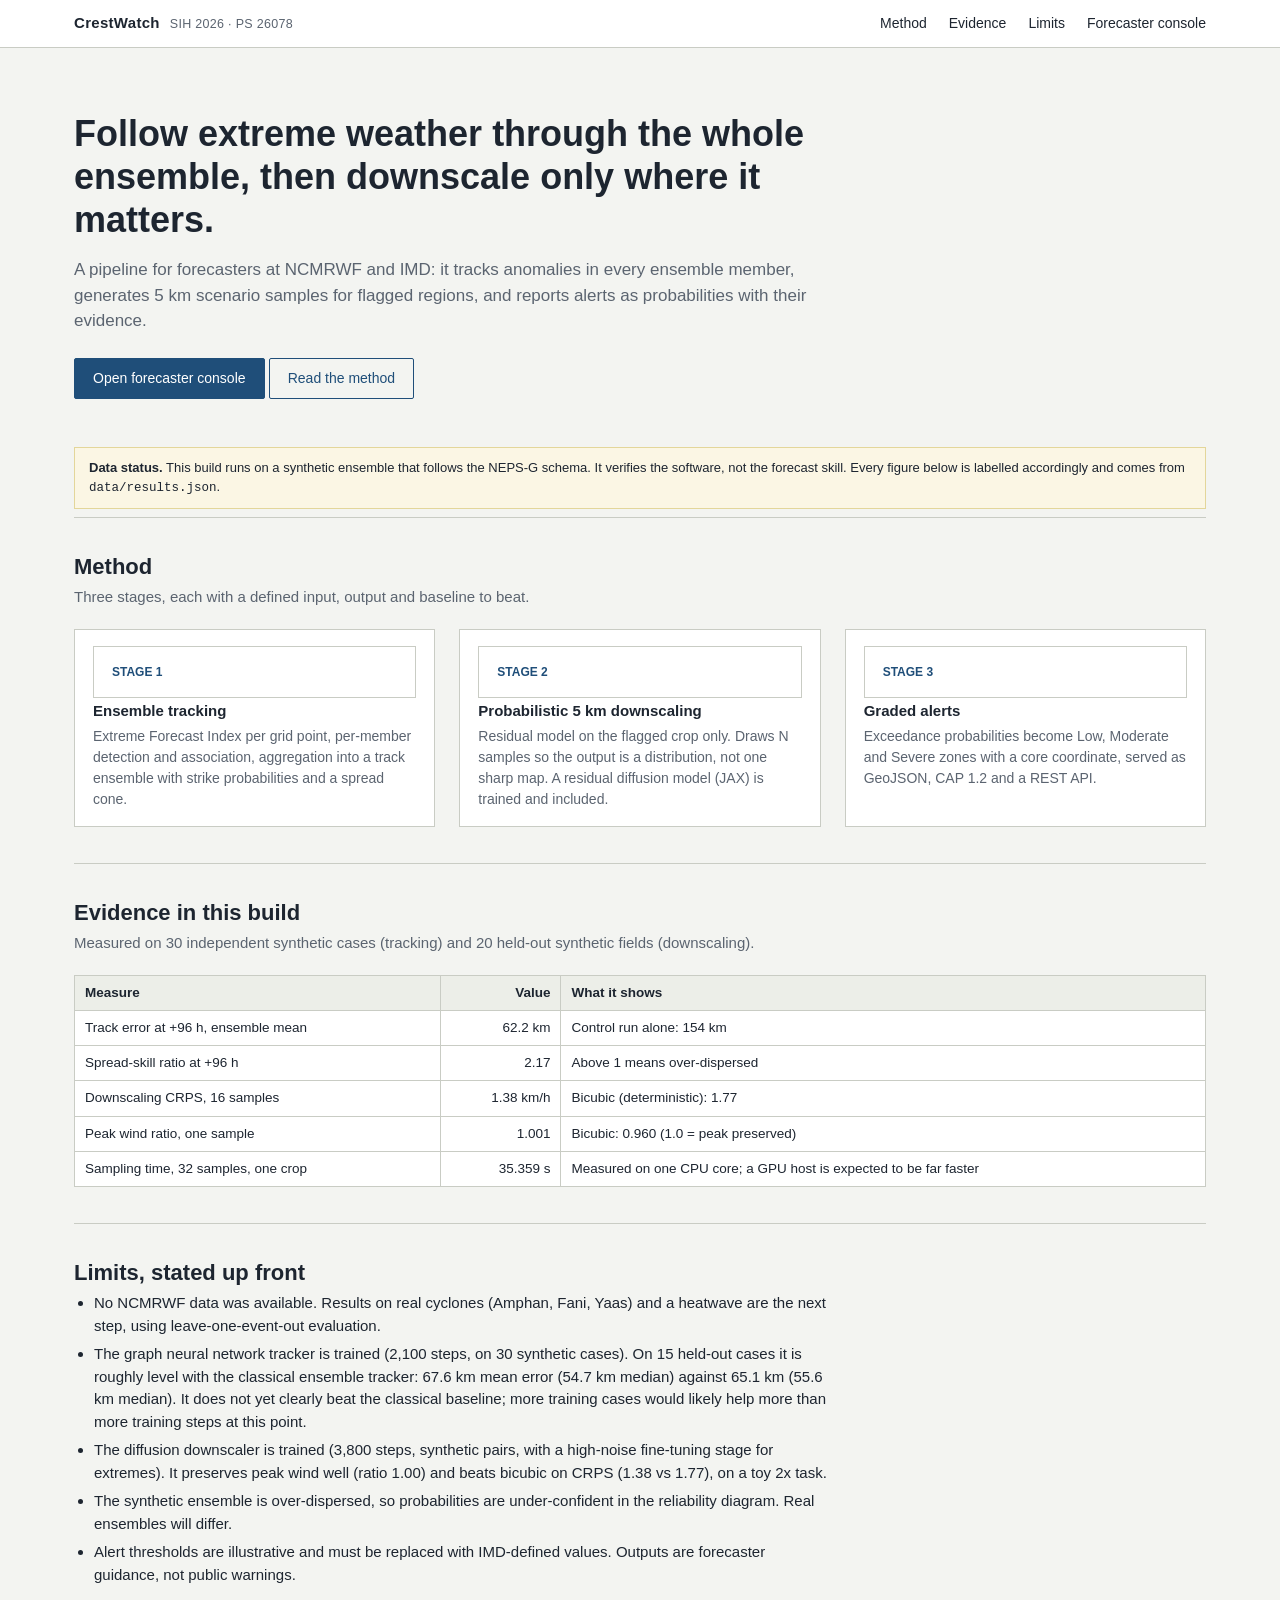
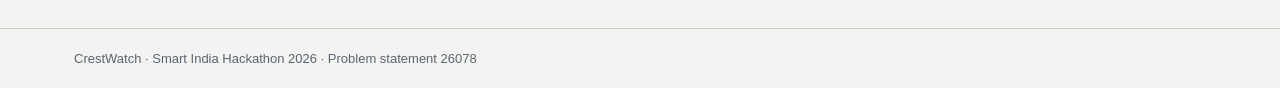
<file: web/index.html>
<!doctype html><html lang="en"><head><meta charset="utf-8"><meta name="viewport" content="width=device-width,initial-scale=1"><title>CrestWatch | Ensemble tracking and 5 km guidance</title><link rel="stylesheet" href="style.css"></head><body>
<header class="bar"><div class="in"><div class="brand">CrestWatch<small>SIH 2026 · PS 26078</small></div><nav><a href="#method">Method</a><a href="#evidence">Evidence</a><a href="#limits">Limits</a><a href="console.html">Forecaster console</a></nav></div></header>
<main class="wrap"><div class="hero"><h1>Follow extreme weather through the whole ensemble, then downscale only where it matters.</h1>
<p>A pipeline for forecasters at NCMRWF and IMD: it tracks anomalies in every ensemble member, generates 5 km scenario samples for flagged regions, and reports alerts as probabilities with their evidence.</p>
<a class="btn" href="console.html">Open forecaster console</a> <a class="btn alt" href="#method">Read the method</a></div>
<div class="strip"><b>Data status.</b> This build runs on a synthetic ensemble that follows the NEPS-G schema. It verifies the software, not the forecast skill. Every figure below is labelled accordingly and comes from <code>data/results.json</code>.</div>
<section id="method"><h2>Method</h2><p class="lead">Three stages, each with a defined input, output and baseline to beat.</p><div class="cols">
<div><div class="n">STAGE 1</div><h3>Ensemble tracking</h3><p>Extreme Forecast Index per grid point, per-member detection and association, aggregation into a track ensemble with strike probabilities and a spread cone.</p></div>
<div><div class="n">STAGE 2</div><h3>Probabilistic 5 km downscaling</h3><p>Residual model on the flagged crop only. Draws N samples so the output is a distribution, not one sharp map. A residual diffusion model (JAX) is trained and included.</p></div>
<div><div class="n">STAGE 3</div><h3>Graded alerts</h3><p>Exceedance probabilities become Low, Moderate and Severe zones with a core coordinate, served as GeoJSON, CAP 1.2 and a REST API.</p></div></div></section>
<section id="evidence"><h2>Evidence in this build</h2><p class="lead">Measured on 30 independent synthetic cases (tracking) and 20 held-out synthetic fields (downscaling).</p><table id="ev"><tr><th>Measure</th><th class="n">Value</th><th>What it shows</th></tr></table></section>
<section id="limits"><h2>Limits, stated up front</h2><ul class="pl"><li>No NCMRWF data was available. Results on real cyclones (Amphan, Fani, Yaas) and a heatwave are the next step, using leave-one-event-out evaluation.</li>
<li>The graph neural network tracker is trained (2,100 steps, on 30 synthetic cases). On 15 held-out cases it is roughly level with the classical ensemble tracker: 67.6 km mean error (54.7 km median) against 65.1 km (55.6 km median). It does not yet clearly beat the classical baseline; more training cases would likely help more than more training steps at this point.</li>
<li>The diffusion downscaler is trained (3,800 steps, synthetic pairs, with a high-noise fine-tuning stage for extremes). It preserves peak wind well (ratio 1.00) and beats bicubic on CRPS (1.38 vs 1.77), on a toy 2x task.</li>
<li>The synthetic ensemble is over-dispersed, so probabilities are under-confident in the reliability diagram. Real ensembles will differ.</li>
<li>Alert thresholds are illustrative and must be replaced with IMD-defined values. Outputs are forecaster guidance, not public warnings.</li></ul></section></main>
<footer><div class="wrap">CrestWatch · Smart India Hackathon 2026 · Problem statement 26078</div></footer>
<script src="data/results.js"></script><script>
const R=window.RESULTS,m=R.metrics,t=m.track,i=t.lead.indexOf(96),d=m.downscale;
const rows=[["Track error at +96 h, ensemble mean",t.ens_mean_err[i]+" km","Control run alone: "+t.control_err[i]+" km"],
["Spread-skill ratio at +96 h",t.ssr[i],"Above 1 means over-dispersed"],
["Downscaling CRPS, 16 samples",d.crps.ensemble16.toFixed(2)+" km/h","Bicubic (deterministic): "+d.crps.bicubic.toFixed(2)],
["Peak wind ratio, one sample",d.stochastic_sample.peak_ratio.toFixed(3),"Bicubic: "+d.bicubic.peak_ratio.toFixed(3)+" (1.0 = peak preserved)"],
["Sampling time, 32 samples, one crop",m.timing.sample32_s+" s","Measured on one CPU core; a GPU host is expected to be far faster"]];
document.getElementById("ev").insertAdjacentHTML("beforeend",rows.map(r=>`<tr><td>${r[0]}</td><td class="n">${r[1]}</td><td>${r[2]}</td></tr>`).join(""));
</script></body></html>
</file>
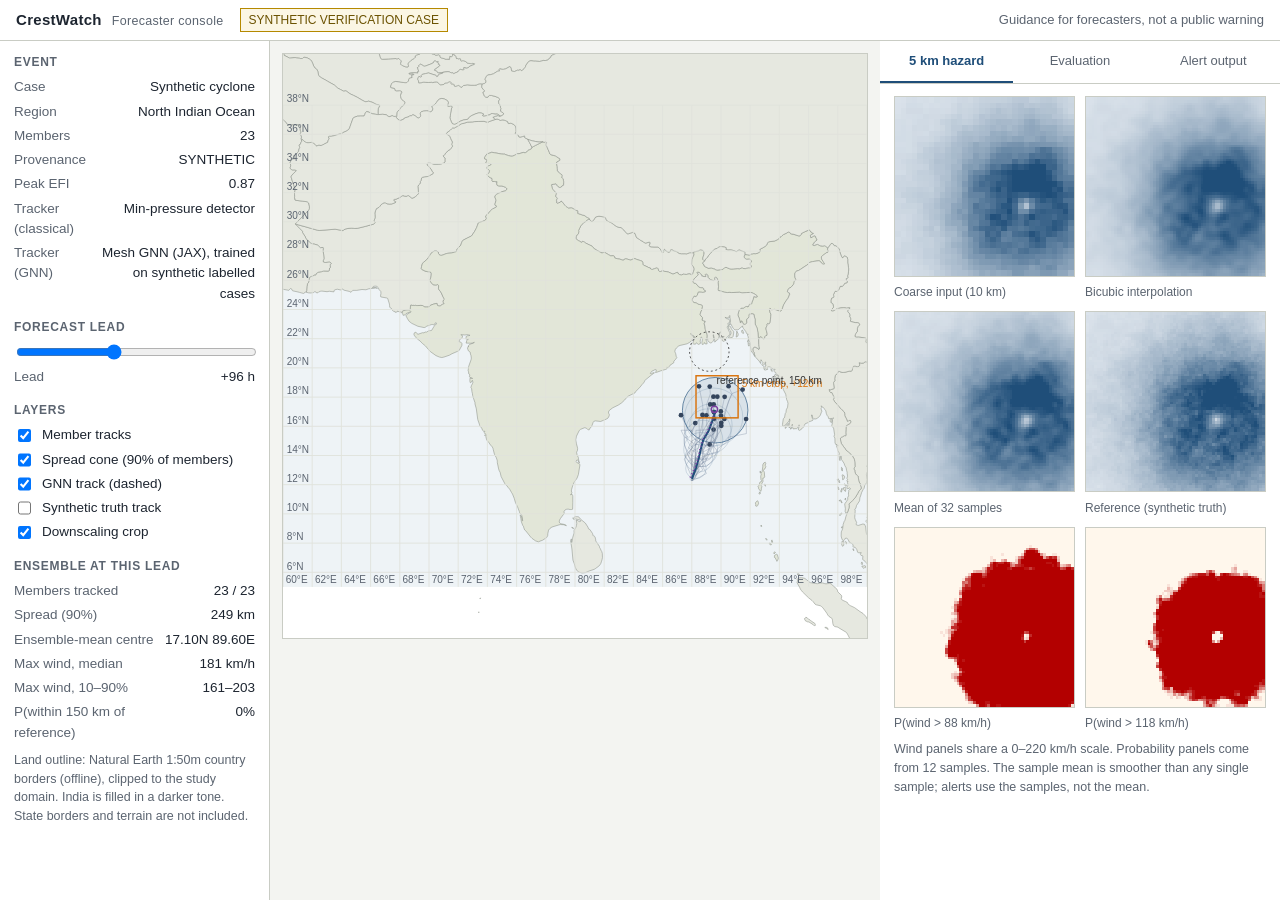
<file: web/console.html>
<!doctype html><html lang="en"><head><meta charset="utf-8"><meta name="viewport" content="width=device-width,initial-scale=1"><title>Forecaster console | CrestWatch</title><link rel="stylesheet" href="style.css"></head>
<body class="cs"><div class="top"><a href="index.html" class="brand" style="text-decoration:none;color:inherit">CrestWatch<small>Forecaster console</small></a><span class="tag">SYNTHETIC VERIFICATION CASE</span><span class="r">Guidance for forecasters, not a public warning</span></div>
<div class="grid"><aside class="col"><h3>Event</h3><div class="kv" id="ev"></div><h3>Forecast lead</h3><input type="range" id="lead" min="0" step="1"><div class="kv"><span>Lead</span><span id="lv"></span></div>
<h3>Layers</h3><label class="ck"><input type="checkbox" id="lm" checked>Member tracks</label><label class="ck"><input type="checkbox" id="lc" checked>Spread cone (90% of members)</label><label class="ck"><input type="checkbox" id="lg" checked>GNN track (dashed)</label><label class="ck"><input type="checkbox" id="lt">Synthetic truth track</label><label class="ck"><input type="checkbox" id="lb" checked>Downscaling crop</label>
<h3>Ensemble at this lead</h3><div class="kv" id="ens"></div><p class="note">Land outline: Natural Earth 1:50m country borders (offline), clipped to the study domain. India is filled in a darker tone. State borders and terrain are not included.</p></aside>
<main class="mid"><svg class="map" id="map"></svg></main>
<aside class="col"><div class="tabs"><button data-t="h" class="on">5 km hazard</button><button data-t="e">Evaluation</button><button data-t="a">Alert output</button></div><div id="pane"></div></aside></div>
<script src="data/results.js"></script><script src="data/land.js"></script><script src="console.js"></script></body></html>
</file>
<file: web/style.css>
:root{--bg:#f3f4f1;--pan:#fff;--ln:#c9ccc4;--tx:#1d2530;--mu:#5b6470;--ac:#1f4e79;--y:#c9a400;--o:#d9730d;--r:#b3261e}
*{box-sizing:border-box}body{margin:0;background:var(--bg);color:var(--tx);font:15px/1.5 "Segoe UI",Roboto,"Helvetica Neue",Arial,sans-serif;font-variant-numeric:tabular-nums}
a{color:var(--ac)}h1,h2,h3{font-weight:600;line-height:1.2;margin:0}code,pre,.mono{font-family:ui-monospace,Menlo,Consolas,monospace;font-size:12.5px}
.bar{background:var(--pan);border-bottom:1px solid var(--ln)}.bar .in{max-width:1180px;margin:auto;padding:12px 24px;display:flex;align-items:center;gap:28px}
.brand{font-weight:700;letter-spacing:.02em}.brand small{font-weight:400;color:var(--mu);margin-left:10px}.bar nav{margin-left:auto;display:flex;gap:22px}.bar nav a{color:var(--tx);text-decoration:none;font-size:14px}
.btn{display:inline-block;padding:9px 18px;border:1px solid var(--ac);background:var(--ac);color:#fff;text-decoration:none;font-size:14px;border-radius:2px}.btn.alt{background:none;color:var(--ac)}
.wrap{max-width:1180px;margin:auto;padding:0 24px}.hero{padding:64px 0 40px;max-width:760px}.hero h1{font-size:36px;margin-bottom:16px}.hero p{color:var(--mu);font-size:17px;margin:0 0 24px}
.strip{background:#fbf6e4;border:1px solid #e3d69a;padding:10px 14px;font-size:13px;margin:8px 0 8px}
section{padding:36px 0;border-top:1px solid var(--ln)}section h2{font-size:22px;margin-bottom:6px}.lead{color:var(--mu);max-width:720px;margin:0 0 20px}
.cols{display:grid;grid-template-columns:repeat(3,1fr);gap:24px}.cols div{background:var(--pan);border:1px solid var(--ln);padding:16px 18px}.cols h3{font-size:15px;margin-bottom:6px}.cols p{margin:0;color:var(--mu);font-size:14px}.cols .n{font-size:12px;color:var(--ac);font-weight:600;margin-bottom:4px}
table{border-collapse:collapse;width:100%;background:var(--pan);font-size:13.5px}th,td{border:1px solid var(--ln);padding:7px 10px;text-align:left}th{background:#eceee8;font-weight:600}td.n,th.n{text-align:right}
ul.pl{margin:0;padding-left:20px;max-width:760px}ul.pl li{margin-bottom:6px}footer{border-top:1px solid var(--ln);padding:20px 0;color:var(--mu);font-size:13px}
/* console */
body.cs{height:100vh;display:flex;flex-direction:column;overflow:hidden}.cs .top{display:flex;align-items:center;gap:16px;padding:8px 16px;background:var(--pan);border-bottom:1px solid var(--ln)}
.tag{border:1px solid #b58900;background:#fbf6e4;padding:2px 8px;font-size:12px;color:#6b5200}.cs .top .r{margin-left:auto;font-size:13px;color:var(--mu)}
.grid{flex:1;display:grid;grid-template-columns:270px minmax(420px,1fr) 400px;min-height:0}.col{border-right:1px solid var(--ln);overflow:auto;padding:14px;background:var(--pan)}.col:last-child{border:0}.mid{background:var(--bg);padding:12px;display:flex;flex-direction:column;gap:8px;overflow:auto}
.col h3{font-size:12px;text-transform:uppercase;letter-spacing:.06em;color:var(--mu);margin:16px 0 8px}.col h3:first-child{margin-top:0}
.kv{display:grid;grid-template-columns:1fr auto;gap:4px 10px;font-size:13.5px}.kv span:nth-child(odd){color:var(--mu)}.kv span:nth-child(even){text-align:right}
label.ck{display:flex;gap:8px;font-size:13.5px;margin:4px 0}input[type=range]{width:100%}
svg.map{background:#fff;border:1px solid var(--ln);width:100%;max-height:calc(100vh - 150px);aspect-ratio:1}
.tabs{display:flex;border-bottom:1px solid var(--ln);margin:-14px -14px 12px}.tabs button{flex:1;padding:10px 4px;background:none;border:0;border-bottom:2px solid transparent;font:inherit;font-size:13px;color:var(--mu);cursor:pointer}.tabs button.on{color:var(--ac);border-color:var(--ac);font-weight:600}
.cv{display:grid;grid-template-columns:1fr 1fr;gap:10px}.cv figure{margin:0}.cv canvas{width:100%;image-rendering:pixelated;border:1px solid var(--ln)}.cv figcaption{font-size:12px;color:var(--mu)}
.cat{display:inline-block;padding:2px 10px;color:#fff;font-weight:600;font-size:13px}.yellow{background:var(--y)}.orange{background:var(--o)}.red{background:var(--r)}
pre{background:#f6f7f4;border:1px solid var(--ln);padding:10px;overflow:auto;max-height:200px;margin:6px 0}details summary{cursor:pointer;font-size:13px;margin-top:8px}.note{font-size:12.5px;color:var(--mu);margin:8px 0}
@media(max-width:1000px){.cols{grid-template-columns:1fr}.grid{grid-template-columns:1fr;overflow:auto}body.cs{height:auto;overflow:auto}}
</file>
